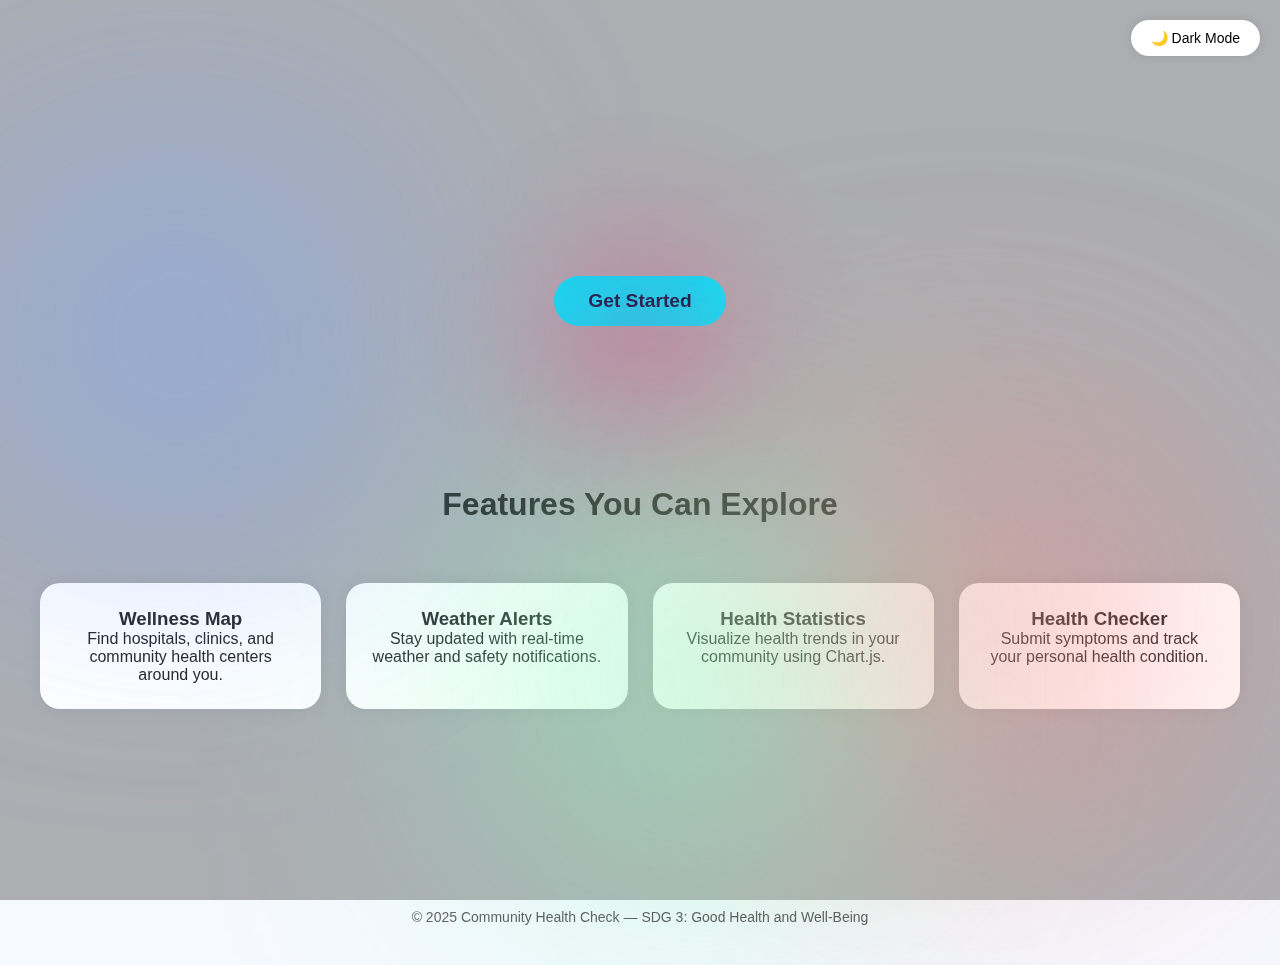
<file: index.html>
<!doctype html>
<html lang="en">

<head>
  <meta charset="utf-8">
  <meta name="viewport" content="width=device-width, initial-scale=1">
  <title>Welcome - Community Health Check</title>
  <link rel="stylesheet" href="style.css">
</head>

<body class="welcome-body">

  <!-- Dark/Light Mode Button -->
  <button id="themeToggle" class="theme-btn">🌙 Dark Mode</button>

  <!-- Floating shapes -->
  <div class="shape"></div>
  <div class="shape"></div>
  <div class="shape"></div>

  <!-- Heart Glow -->
  <div class="heart-glow"></div>

  <!-- Welcome Main Section -->
  <div class="welcome-container">
    <h1 class="animated-title" ><b>Welcome to Community Health Check</b></h1>
    <p >Your wellness map, health records, and weather alerts — all in one system.</p>
    <a href="login.html" class="start-btn">Get Started</a>
  </div>

  <!-- Waves -->
  <div class="waves">
    <div class="wave"></div>
    <div class="wave"></div>
  </div>

  <!-- Features Section -->
  <section class="features-section">
    <h2 >Features You Can Explore</h2>

    <div class="features-container">

      <div class="feature-card">
        <i class="fas fa-map-marked-alt"></i>
        <h3>Wellness Map</h3>
        <p>Find hospitals, clinics, and community health centers around you.</p>
      </div>

      <div class="feature-card">
        <i class="fas fa-cloud-sun"></i>
        <h3>Weather Alerts</h3>
        <p>Stay updated with real-time weather and safety notifications.</p>
      </div>

      <div class="feature-card">
        <i class="fas fa-chart-bar"></i>
        <h3>Health Statistics</h3>
        <p>Visualize health trends in your community using Chart.js.</p>
      </div>

      <div class="feature-card">
        <i class="fas fa-heartbeat"></i>
        <h3>Health Checker</h3>
        <p>Submit symptoms and track your personal health condition.</p>
      </div>

    </div>
  </section>

  <!-- Footer -->
  <div class="footer-text" >
    © 2025 Community Health Check — SDG 3: Good Health and Well-Being
  </div>
  
<script>
  // Apply saved theme on page load
  if (localStorage.getItem("theme") === "dark") {
      document.body.classList.add("dark-mode");
  }

  // Theme toggle button
  const themeToggle = document.getElementById("themeToggle");
  if (themeToggle) {
      themeToggle.addEventListener("click", () => {
          document.body.classList.toggle("dark-mode");

          // Save the theme
          if (document.body.classList.contains("dark-mode")) {
              localStorage.setItem("theme", "dark");
              themeToggle.innerHTML = "☀️ Light Mode";
          } else {
              localStorage.setItem("theme", "light");
              themeToggle.innerHTML = "🌙 Dark Mode";
          }
      });
  }
</script>


</body>

</html>
</file>
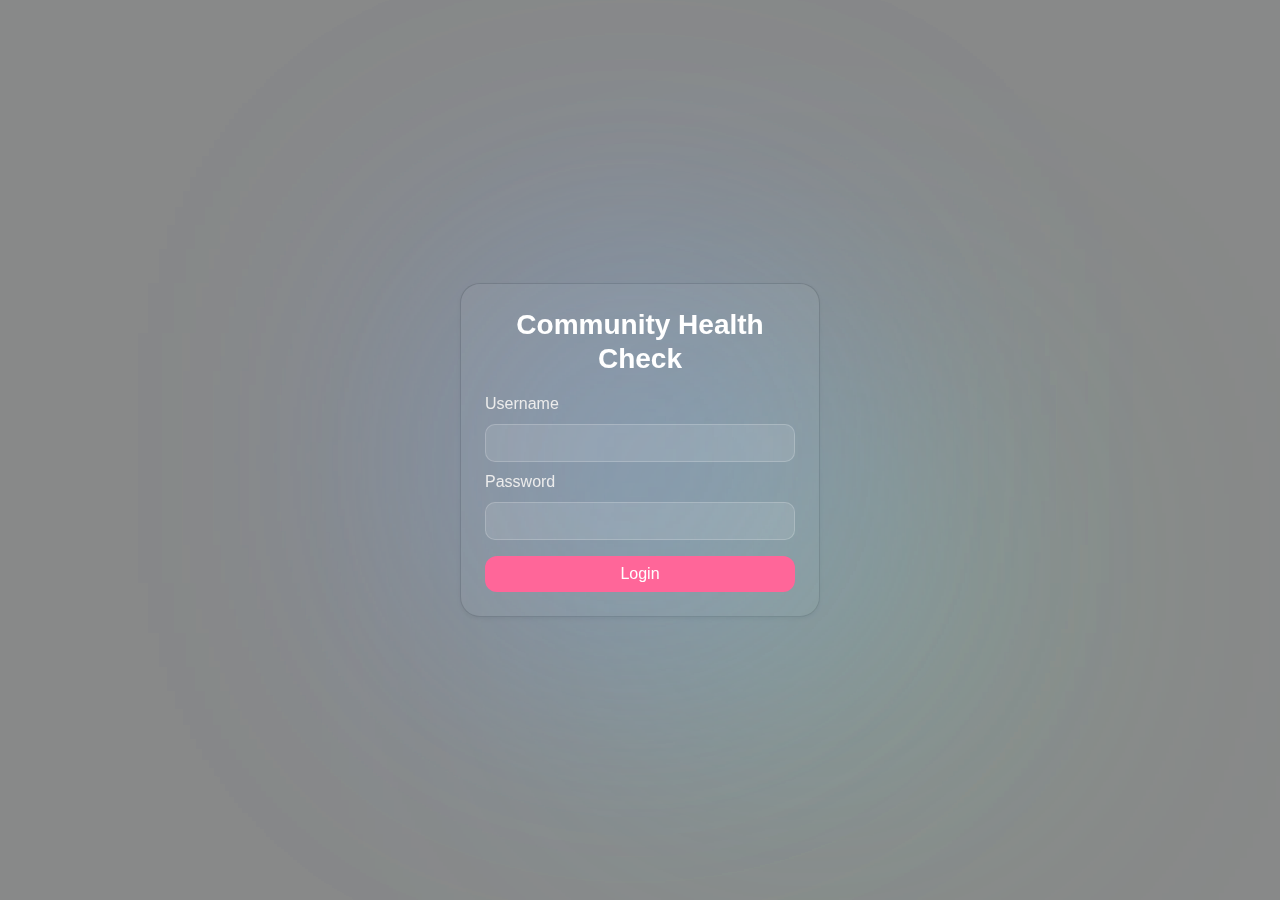
<file: login.html>
<!doctype html>
<html lang="en">
<head>
  <meta charset="utf-8">
  <meta name="viewport" content="width=device-width,initial-scale=1">
  <title>Login - Community Health Check</title>
  <!-- Bootstrap 5 -->
  <link href="https://cdn.jsdelivr.net/npm/bootstrap@5.3.2/dist/css/bootstrap.min.css" rel="stylesheet">
  <link rel="stylesheet" href="login.css">
</head>
<body class="bg-light">
  <div class="container d-flex vh-100 align-items-center justify-content-center">
<div class="card p-4 shadow-sm login-card" style="width:360px">
    <h3 class="mb-3 text-center">Community Health Check</h3>

    <form id="loginForm">
        <div class="mb-2">
            <label for="username" class="form-label">Username</label>
            <input id="username" class="form-control" required>
        </div>

        <div class="mb-3">
            <label for="password" class="form-label">Password</label>
            <input id="password" type="password" class="form-control" required>
        </div>

        <button class="btn btn-primary w-100" type="submit">Login</button>
    </form>
    
    <div class="shape"></div>
<div class="shape"></div>
<div class="shape"></div>

</div>

<script>
  // Apply saved theme on page load
  if (localStorage.getItem("theme") === "dark") {
      document.body.classList.add("dark-mode");
  }

  // Theme toggle button
  const themeToggle = document.getElementById("themeToggle");
  if (themeToggle) {
      themeToggle.addEventListener("click", () => {
          document.body.classList.toggle("dark-mode");

          // Save the theme
          if (document.body.classList.contains("dark-mode")) {
              localStorage.setItem("theme", "dark");
              themeToggle.innerHTML = "☀️ Light Mode";
          } else {
              localStorage.setItem("theme", "light");
              themeToggle.innerHTML = "🌙 Dark Mode";
          }
      });
  }
</script>

  <script src="https://cdn.jsdelivr.net/npm/bootstrap@5.3.2/dist/js/bootstrap.bundle.min.js"></script>
  <script src="app.js"></script>
</body>
</html>
</file>
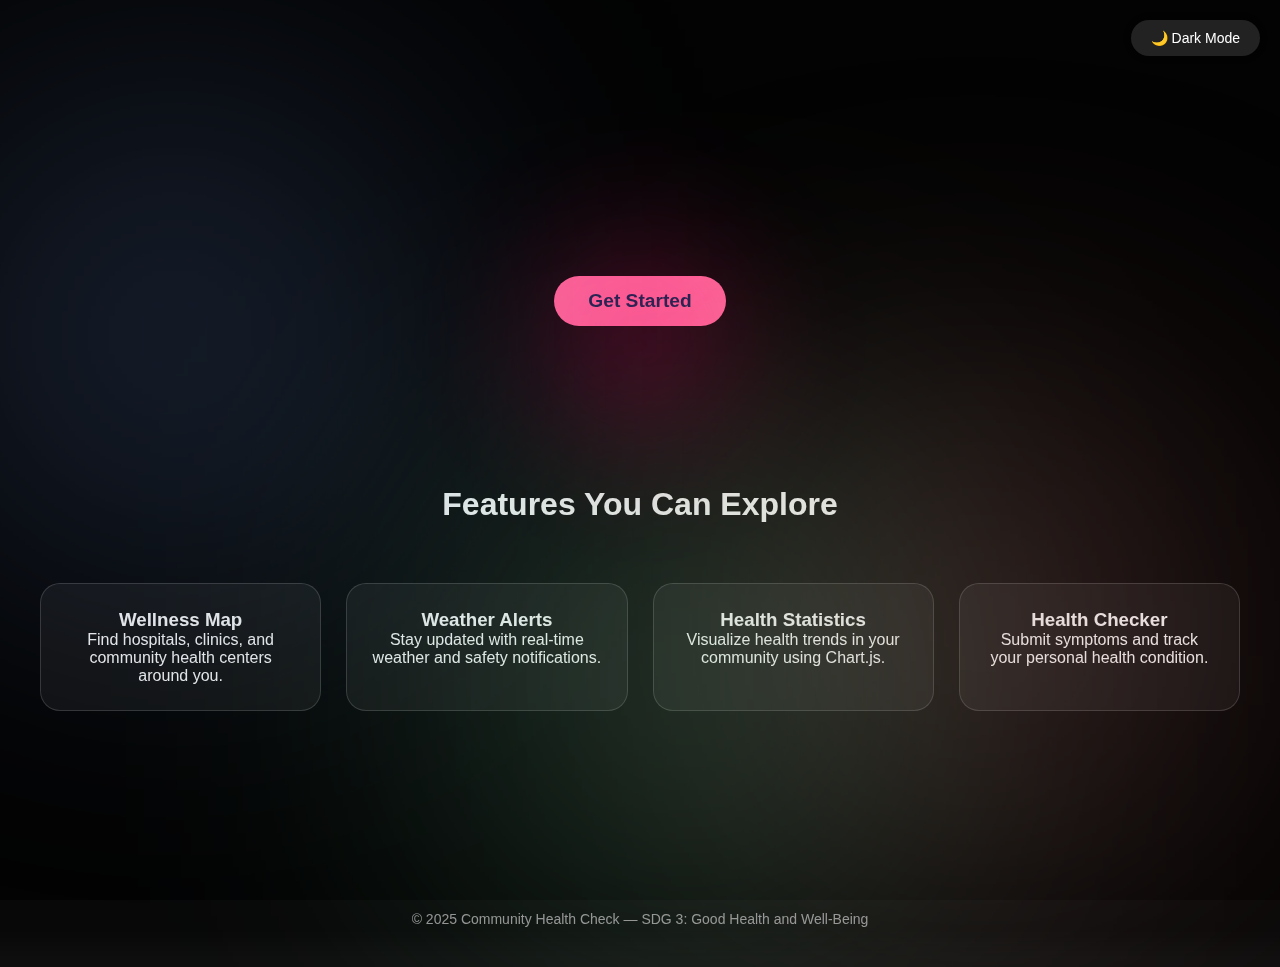
<file: logout.html>
<!doctype html>
<html lang="en">
<head>
  <meta charset="utf-8">
  <meta name="viewport" content="width=device-width,initial-scale=1">
  <title>Logout</title>
  <link href="https://cdn.jsdelivr.net/npm/bootstrap@5.3.2/dist/css/bootstrap.min.css" rel="stylesheet">
</head>
<body>
  <script>
    localStorage.removeItem('sessionUser');
    // redirect to login
    location.href = 'index.html';
  </script>
</body>
</html>
</file>
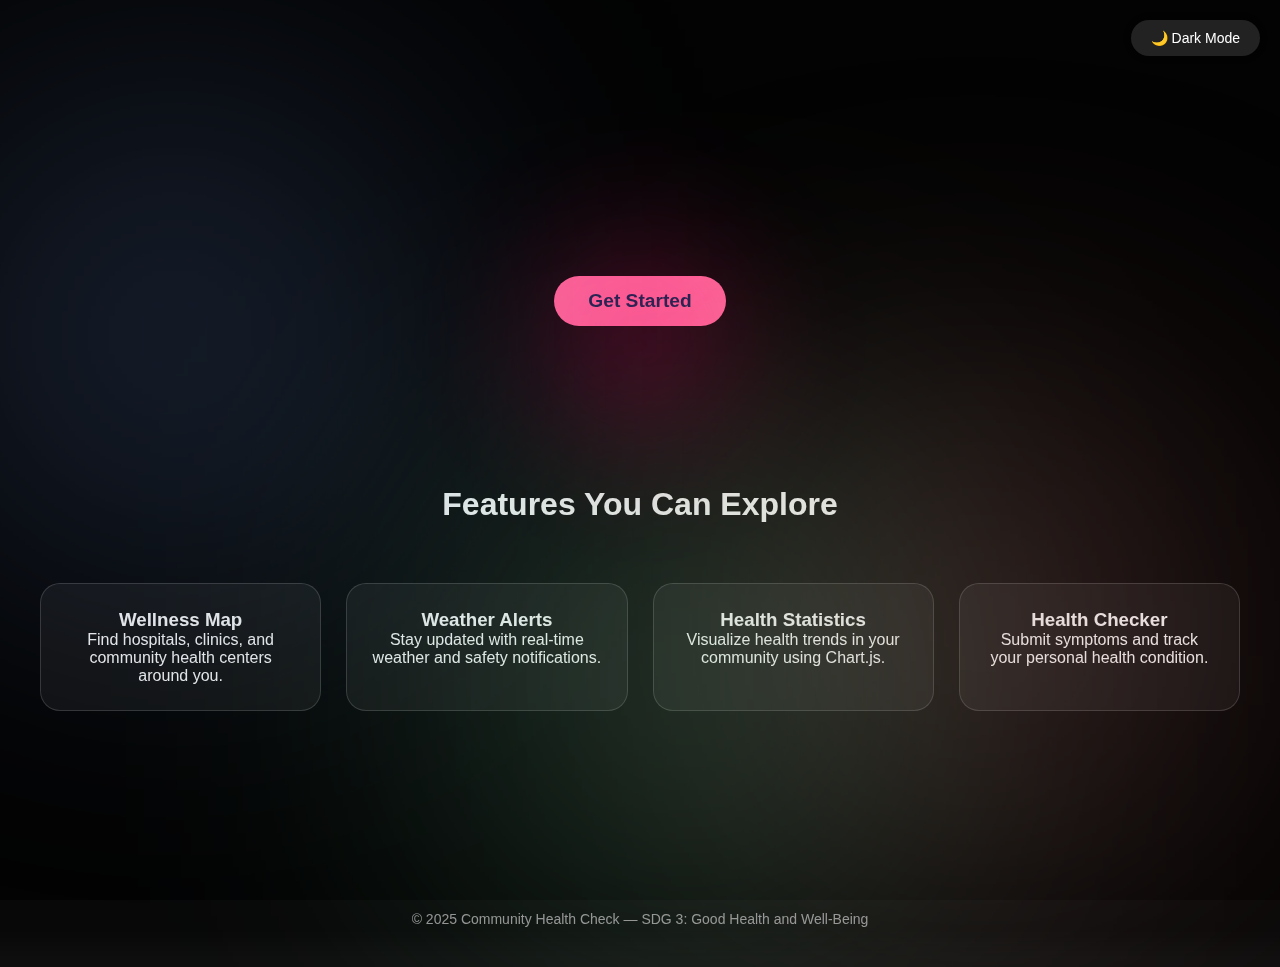
<file: records.html>
<!doctype html>
<html lang="en">
<head>
  <meta charset="utf-8">
  <meta name="viewport" content="width=device-width,initial-scale=1">
  <title>Records - Community Health Check</title>
  <link href="https://cdn.jsdelivr.net/npm/bootstrap@5.3.2/dist/css/bootstrap.min.css" rel="stylesheet">
  <link rel="stylesheet" href="style.css">
</head>
<body>
  <!-- Navbar -->
  <nav class="navbar navbar-expand shadow-sm nav-bg">
    <a class="navbar-brand" href="#" style="margin-right: 5rem; margin-left: 2rem;">Health Check</a>

    <div class="container">
      
      <div class="collapse navbar-collapse">
        <ul class="navbar-nav me-auto">
          <li class="nav-item"><a class="nav-link" href="dashboard.html">Dashboard</a></li>
          <li class="nav-item"><a class="nav-link" href="map.html">Wellness Map</a></li>
          <li class="nav-item"><a class="nav-link" href="checker.html">Health Checker</a></li>
          <li class="nav-item"><a class="nav-link" href="records.html">Records</a></li>
          <li class="nav-item"><a class="nav-link" href="about.html">About</a></li>
        </ul>

        <!-- ⭐ Dark Mode Toggle -->
        <button id="themeToggle" class="btn btn-outline-dark me-2">🌙 Dark Mode</button>

        <a class="btn btn-outline-secondary" href="logout.html">Logout</a>
      </div>
    </div>
  </nav>

  <main class="container my-4" >
    <div class="card p-3">
      <h1 style="text-align: center;">Health Records</h1>
      <table class="table table-striped mt-3" id="recordsTable">
        <thead><tr><th>Name</th><th>Date</th><th>Temp</th><th>Status</th><th>Actions</th></tr></thead>
        <tbody></tbody>
      </table>
    </div>

    <!-- modal -->
    <div class="modal fade" id="viewModal" tabindex="-1">
      <div class="modal-dialog">
        <div class="modal-content">
          <div class="modal-header">
            <h5 class="modal-title">Record</h5>
            <button class="btn-close" data-bs-dismiss="modal"></button>
          </div>
          <div class="modal-body" id="modalBody"></div>
          <div class="modal-footer">
            <button class="btn btn-secondary" data-bs-dismiss="modal">Close</button>
          </div>
        </div>
      </div>
    </div>
  </main>

  <!-- Footer -->
  <div class="footer-text">
    © 2025 Community Health Check — SDG 3: Good Health and Well-Being
  </div>

<script>



  // Apply saved theme on page load
  if (localStorage.getItem("theme") === "dark") {
      document.body.classList.add("dark-mode");
  }

  // Theme toggle button
  const themeToggle = document.getElementById("themeToggle");
  if (themeToggle) {
      themeToggle.addEventListener("click", () => {
          document.body.classList.toggle("dark-mode");

          // Save the theme
          if (document.body.classList.contains("dark-mode")) {
              localStorage.setItem("theme", "dark");
              themeToggle.innerHTML = "☀️ Light Mode";
          } else {
              localStorage.setItem("theme", "light");
              themeToggle.innerHTML = "🌙 Dark Mode";
          }
      });
  }
</script>

  <script src="https://cdn.jsdelivr.net/npm/bootstrap@5.3.2/dist/js/bootstrap.bundle.min.js"></script>
  <script src="app.js"></script>
</body>
</html>
</file>
<file: style.css>
/* ------------------------------------------------
   GLOBAL RESET
-------------------------------------------------*/
* {
    margin: 0;
    padding: 0;
    box-sizing: border-box;
    font-family: "Poppins", sans-serif;
}

body {
    overflow-x: hidden;
    background: #f6f9ff;
    color: #222;
    transition: background 0.5s ease, color 0.5s ease;
}

/* ------------------------------------------------
   DARK MODE
-------------------------------------------------*/
body.dark-mode {
    background: #0f0f0f;
    color: #e7e7e7;
}

body.dark-mode header {
    backdrop-filter: blur(15px);
    background: rgba(255,255,255,0.05);
}

body.dark-mode .feature-card {
    background: rgba(255,255,255,0.05);
    border: 1px solid rgba(255,255,255,0.15);
}

body.dark-mode .start-btn {
    background: #ff6699;
}

body.dark-mode .footer-text {
    color: #ccc;
}

/* ------------------------------------------------
   THEME BUTTON
-------------------------------------------------*/
.theme-btn {
    position: fixed;
    top: 20px;
    right: 20px;
    background: white;
    padding: 10px 20px;
    border-radius: 25px;
    font-size: 14px;
    cursor: pointer;
    border: none;
    box-shadow: 0 0 10px rgba(0,0,0,0.1);
    z-index: 1000;
    transition: 0.3s;
}

body.dark-mode .theme-btn {
    background: #222;
    color: white;
}

/* ------------------------------------------------
   BLURRED FLOATING BACKGROUND ANIMATION
-------------------------------------------------*/
.shape {
    position: absolute;
    width: 350px;
    height: 350px;
    background: #7aa8ff;
    filter: blur(150px);
    animation: float 10s infinite ease-in-out alternate;
    opacity: 0.6;
}

.shape:nth-child(1) {
    top: 5%;
    left: 10%;
}
.shape:nth-child(2) {
    top: 50%;
    right: 10%;
    background: #ff8a8a;
}
.shape:nth-child(3) {
    bottom: 5%;
    left: 40%;
    background: #8affc1;
}

@keyframes float {
    0% { transform: translateY(0px); }
    100% { transform: translateY(50px); }
}

/* Dark Mode Glow */
body.dark-mode .shape {
    filter: blur(200px);
    opacity: 0.35;
}

/* ------------------------------------------------
   HEADER (BLURRED)
-------------------------------------------------*/
header {
    width: 100%;
    padding: 20px 40px;
    position: fixed;
    top: 0;
    left: 0;
    backdrop-filter: blur(10px);
    background: rgba(255,255,255,0.3);
    z-index: 999;
}

.logo {
    font-size: 22px;
    font-weight: bold;
}

/* ------------------------------------------------
   MAIN WELCOME CONTENT
-------------------------------------------------*/
.welcome-container {
    text-align: center;
    margin-top: 160px;
    animation: fadeIn 1.5s ease forwards;
}

.animated-title {
    font-size: 48px;
    margin-bottom: 15px;
    opacity: 0;
    animation: fadeInUp 1.2s ease forwards;
}

.welcome-container p {
    font-size: 18px;
    margin-bottom: 25px;
    opacity: 0;
    animation: fadeIn 2s ease forwards;
}

.start-btn {
    display: inline-block;
    padding: 12px 25px;
    background: #4b7bff;
    color: white;
    border: none;
    border-radius: 30px;
    font-size: 17px;
    text-decoration: none;
    transition: 0.3s;
}

.start-btn:hover {
    background: #355bdc;
}

/* ------------------------------------------------
   HEART GLOW
-------------------------------------------------*/
.heart-glow {
    position: absolute;
    top: 160px;
    left: 50%;
    transform: translateX(-50%);
    width: 180px;
    height: 180px;
    border-radius: 50%;
    background: #ff6a8e;
    filter: blur(120px);
    opacity: 0.5;
    animation: glow 3s infinite alternate ease-in-out;
}

@keyframes glow {
    0% { opacity: 0.4; }
    100% { opacity: 0.7; }
}

/* ------------------------------------------------
   WAVES
-------------------------------------------------*/
.waves {
    position: absolute;
    bottom: 0;
    width: 100%;
}

.wave {
    width: 100%;
    height: 120px;
    background: url('https://i.imgur.com/wvVjN8N.png');
    animation: waveMove 8s linear infinite;
    opacity: 0.4;
}

.wave:nth-child(2) {
    animation-delay: -3s;
    opacity: 0.6;
}

@keyframes waveMove {
    0% { background-position-x: 0; }
    100% { background-position-x: 1000px; }
}

/* ------------------------------------------------
   FEATURES SECTION
-------------------------------------------------*/
.features-section {
    margin-top: 100px;
    text-align: center;
    padding: 60px 20px;
}

.features-section h2 {
    margin-bottom: 40px;
    font-size: 32px;
}

.features-container {
    display: grid;
    grid-template-columns: repeat(auto-fit, minmax(260px, 1fr));
    gap: 25px;
    padding: 20px;
}

.feature-card {
    background: white;
    border-radius: 20px;
    padding: 25px;
    text-align: center;
    box-shadow: 0 0 20px rgba(0,0,0,0.08);
    transition: 0.3s;
}

.feature-card:hover {
    transform: translateY(-8px);
    box-shadow: 0 0 30px rgba(0,0,0,0.15);
}

.feature-card i {
    font-size: 40px;
    margin-bottom: 15px;
}

/* ------------------------------------------------
   FOOTER
-------------------------------------------------*/
.footer-text {
    text-align: center;
    padding: 40px 0;
    margin-top: 80px;
    font-size: 14px;
    opacity: 0.7;
}

/* ------------------------------------------------
   ANIMATIONS
-------------------------------------------------*/
@keyframes fadeIn {
    from { opacity: 0; }
    to { opacity: 1; }
}

@keyframes fadeInUp {
    from { opacity: 0; transform: translateY(30px); }
    to { opacity: 1; transform: translateY(0); }
}

nav a, header a {
    color: #fff !important;
}
/* ---------------------------------------------------
   GLOBAL BACKGROUND (Visible in both light & dark)
----------------------------------------------------*/
body {
    background-image: url("https://t4.ftcdn.net/jpg/03/46/97/65/360_F_346976561_fpYlR0EhFRJrkLnfS1Ma033lQypM5cQb.jpg");  /* <-- PUT YOUR IMAGE HERE */
    background-size: cover;
    background-position: center;
    background-repeat: no-repeat;
    background-attachment: fixed;  /* ⭐ stays still when scrolling */
    transition: background 0.3s ease-in-out;
}

/* ---------------------------------------------------
   DARK MODE — KEEP THE BACKGROUND VISIBLE
----------------------------------------------------*/
.dark-mode {
    background-image: url("https://t4.ftcdn.net/jpg/03/46/97/65/360_F_346976561_fpYlR0EhFRJrkLnfS1Ma033lQypM5cQb.jpg"); /* same image so it shows */
    color: white;
}

/* Optional: dark overlay to make white text readable */
.dark-mode::before {
    content: "";
    position: fixed;
    top: 0; left: 0;
    width: 100%; height: 100%;
    background: rgba(0,0,0,0.45); /* darkness overlay */
    pointer-events: none;
    z-index: -1;
}
/* ---------------------------------------------------
   BLUR THE BACKGROUND IMAGE (Light + Dark mode)
----------------------------------------------------*/
body::before {
    content: "";
    position: fixed;
    top: 0;
    left: 0;
    width: 100%;
    height: 100%;
    background-image: inherit;
    background-size: cover;
    background-position: center;
    background-repeat: no-repeat;
    background-attachment: fixed;

    filter: blur(10px);        /* ⭐ MAIN BLUR EFFECT */
    transform: scale(1.1);     /* prevents edges from showing after blur */
    z-index: -2;               /* stays behind everything */
}

/* Extra dark overlay for readability */
body::after {
    content: "";
    position: fixed;
    top: 0;
    left: 0;
    width: 100%;
    height: 100%;
    background: rgba(0,0,0,0.3);  /* adjust darkness */
    z-index: -1;
}

/* And keep dark-mode overlay */
.dark-mode::after {
    background: rgba(0,0,0,0.55); /* stronger darkness in dark mode */
}
/* ------------------------------------------------
   HEART GLOW EFFECT BEHIND TITLE
-------------------------------------------------*/
.heart-glow {
    width: 350px;
    height: 350px;
    background: radial-gradient(circle, rgba(255,0,102,0.5), rgba(255,0,102,0.1), transparent);
    position: absolute;
    top: 18%;
    left: 50%;
    transform: translateX(-50%);
    filter: blur(40px);
    border-radius: 50%;
    animation: pulse 4s infinite alternate ease-in-out;
}

@keyframes pulse {
    from { transform: translateX(-50%) scale(0.9); opacity: 0.7; }
    to { transform: translateX(-50%) scale(1.1); opacity: 1; }
}
/* BUTTON */
.start-btn {
    display: inline-block;
    padding: 14px 34px;
    background: #00eaff;
    color: #00204a;
    font-weight: 700;
    border-radius: 40px;
    font-size: 1.2rem;
    text-decoration: none;
    transition: 0.3s ease;
}

.start-btn:hover {
    transform: scale(1.07);
    background: #00c4ff;
    box-shadow: 0 0 20px #00eaff;
}
</file>
<file: login.css>
/* --------------------------------------------
   GLOBAL RESET
---------------------------------------------*/
* {
    margin: 0;
    padding: 0;
    box-sizing: border-box;
    font-family: "Poppins", sans-serif;
}

/* --------------------------------------------
   BACKGROUND + FLOATING BLUR SHAPES
---------------------------------------------*/
body {
    overflow: hidden;
    background: #f6f9ff;
    transition: background 0.4s ease, color 0.4s ease;
    position: relative;
}

/* Add blurred animated shapes */
.shape {
    position: absolute;
    width: 300px;
    height: 300px;
    background: #7aa8ff;
    filter: blur(140px);
    opacity: 0.55;
    z-index: -1;
    animation: float 10s ease-in-out infinite alternate;
}

.shape:nth-child(1) {
    top: -60px;
    left: -40px;
}
.shape:nth-child(2) {
    bottom: -40px;
    right: -30px;
    background: #ff8a8a;
}
.shape:nth-child(3) {
    top: 40%;
    left: 55%;
    background: #8affc1;
}

@keyframes float {
    0% { transform: translateY(0); }
    100% { transform: translateY(40px); }
}

/* --------------------------------------------
   DARK MODE BACKGROUND
---------------------------------------------*/
body.dark-mode {
    background: #0e0e0e;
    color: #eee;
}

body.dark-mode .shape {
    opacity: 0.35;
    filter: blur(180px);
}

/* --------------------------------------------
   LOGIN CARD STYLING
---------------------------------------------*/
.login-card {
    border-radius: 20px;
    backdrop-filter: blur(10px);
    background: rgba(255,255,255,0.85);
    transition: background 0.4s ease, color 0.4s ease, box-shadow 0.4s;
}

.login-card h3 {
    font-weight: 600;
}

/* Dark mode card */
body.dark-mode .login-card {
    background: rgba(255,255,255,0.05);
    color: white;
    box-shadow: 0 0 25px rgba(255,255,255,0.06);
}

/* Input fields */
.form-control {
    border-radius: 10px;
}

body.dark-mode .form-control {
    background: rgba(255,255,255,0.1);
    color: #fff;
    border: 1px solid rgba(255,255,255,0.2);
}

body.dark-mode .form-label {
    color: #ececec;
}

/* --------------------------------------------
   LOGIN BUTTON
---------------------------------------------*/
.btn-primary {
    border-radius: 12px;
}

/* Dark mode button */
body.dark-mode .btn-primary {
    background: #ff6699;
    border: none;
}

body.dark-mode .btn-primary:hover {
    background: #ff3c7a;
}

/* --------------------------------------------
   FADE-IN ANIMATION
---------------------------------------------*/
.login-card {
    animation: fadeIn 1.2s ease forwards;
}

@keyframes fadeIn {
    from { opacity: 0; transform: translateY(40px); }
    to   { opacity: 1; transform: translateY(0); }
}
/* ---------------------------------------------------
   GLOBAL BACKGROUND (Visible in both light & dark)
----------------------------------------------------*/
body {
    background-image: url("https://t4.ftcdn.net/jpg/03/46/97/65/360_F_346976561_fpYlR0EhFRJrkLnfS1Ma033lQypM5cQb.jpg");  /* <-- PUT YOUR IMAGE HERE */
    background-size: cover;
    background-position: center;
    background-repeat: no-repeat;
    background-attachment: fixed;  /* ⭐ stays still when scrolling */
    transition: background 0.3s ease-in-out;
}

/* ---------------------------------------------------
   DARK MODE — KEEP THE BACKGROUND VISIBLE
----------------------------------------------------*/
.dark-mode {
    background-image: url("https://t4.ftcdn.net/jpg/03/46/97/65/360_F_346976561_fpYlR0EhFRJrkLnfS1Ma033lQypM5cQb.jpg"); /* same image so it shows */
    color: white;
}

/* Optional: dark overlay to make white text readable */
.dark-mode::before {
    content: "";
    position: fixed;
    top: 0; left: 0;
    width: 100%; height: 100%;
    background: rgba(0,0,0,0.45); /* darkness overlay */
    pointer-events: none;
    z-index: -1;
}
</file>
